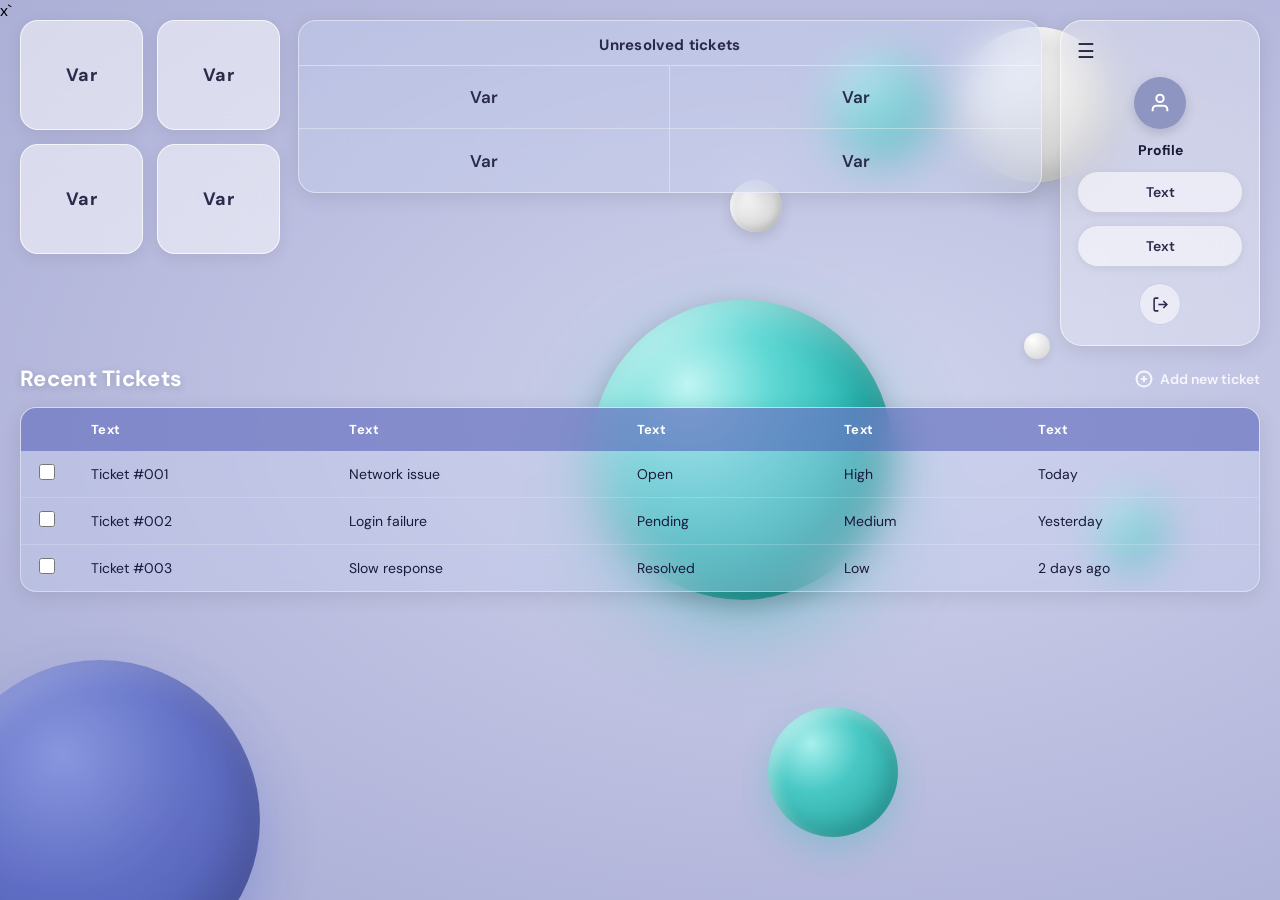
<file: Admin dashboard/dashboard.html>
<!DOCTYPE html>
<html lang="en">
<head>
  <meta charset="utf-8"/>
  <meta name="viewport" content="width=device-width, initial-scale=1"/>
  <title>Dashboard – Admin</title>
  <link href="https://fonts.googleapis.com/css2?family=DM+Sans:wght@400;500;600;700&display=swap" rel="stylesheet"/>
  <link rel="stylesheet" href="dashboard.css"/>
</head>
<body>

  <!-- ── Orb background ── -->
  <div class="orb-scene">x`
    <div class="orb o-center"></div>
    <div class="orb o-wh-lg"></div>
    <div class="orb o-teal-md"></div>
    <div class="orb o-wh-sm"></div>
    <div class="orb o-teal-sm"></div>
    <div class="orb o-teal-bot"></div>
    <div class="orb o-tiny"></div>
    <div class="orb o-blue-big"></div>
  </div>

  <!-- ── Page layout ── -->
  <div class="layout">

    <!-- Top row -->
    <div class="top-row">

      <!-- 4 Stat cards -->
      <div class="stat-cards">
        <div class="stat-card">Var</div>
        <div class="stat-card">Var</div>
        <div class="stat-card">Var</div>
        <div class="stat-card">Var</div>
      </div>

      <!-- Unresolved tickets panel -->
      <div class="unresolved-panel">
        <div class="panel-title">Unresolved tickets</div>
        <div class="unresolved-grid">
          <div class="u-cell">Var</div>
          <div class="u-cell">Var</div>
          <div class="u-cell">Var</div>
          <div class="u-cell">Var</div>
        </div>
      </div>

      <!-- Profile card -->
      <div class="profile-card">
        <button class="prof-ham" aria-label="Menu">&#9776;</button>

        <div class="prof-avatar">
          <svg width="22" height="22" viewBox="0 0 24 24"
               fill="none" stroke="#fff" stroke-width="2.2">
            <path d="M20 21v-2a4 4 0 00-4-4H8a4 4 0 00-4 4v2"/>
            <circle cx="12" cy="7" r="4"/>
          </svg>
        </div>

        <div class="prof-name">Profile</div>

        <button class="prof-btn">Text</button>
        <button class="prof-btn">Text</button>

        <button class="prof-logout"
                onclick="window.location='login-admin.html'"
                aria-label="Log out">
          <svg width="17" height="17" viewBox="0 0 24 24"
               fill="none" stroke="#2a2a4a" stroke-width="2.2">
            <path d="M9 21H5a2 2 0 01-2-2V5a2 2 0 012-2h4"/>
            <polyline points="16 17 21 12 16 7"/>
            <line x1="21" y1="12" x2="9" y2="12"/>
          </svg>
        </button>
      </div>

    </div><!-- /top-row -->

    <!-- Bottom — Recent Tickets -->
    <div class="bottom-section">

      <div class="section-row">
        <span class="section-title">Recent Tickets</span>
        <button class="add-btn" onclick="addTicket()">
          <svg width="18" height="18" viewBox="0 0 24 24"
               fill="none" stroke="currentColor" stroke-width="2.5">
            <circle cx="12" cy="12" r="10"/>
            <line x1="12" y1="8"  x2="12" y2="16"/>
            <line x1="8"  y1="12" x2="16" y2="12"/>
          </svg>
          Add new ticket
        </button>
      </div>

      <div class="tickets-panel">
        <table>
          <thead>
            <tr>
              <th></th>
              <th>Text</th>
              <th>Text</th>
              <th>Text</th>
              <th>Text</th>
              <th>Text</th>
            </tr>
          </thead>
          <tbody id="ticket-body">
            <tr>
              <td><input type="checkbox"/></td>
              <td>Ticket #001</td>
              <td>Network issue</td>
              <td>Open</td>
              <td>High</td>
              <td>Today</td>
            </tr>
            <tr>
              <td><input type="checkbox"/></td>
              <td>Ticket #002</td>
              <td>Login failure</td>
              <td>Pending</td>
              <td>Medium</td>
              <td>Yesterday</td>
            </tr>
            <tr>
              <td><input type="checkbox"/></td>
              <td>Ticket #003</td>
              <td>Slow response</td>
              <td>Resolved</td>
              <td>Low</td>
              <td>2 days ago</td>
            </tr>
          </tbody>
        </table>
      </div>

    </div><!-- /bottom-section -->

  </div><!-- /layout -->

  <script>
    let ticketCount = 3;

    function addTicket() {
      ticketCount++;
      const tbody = document.getElementById('ticket-body');
      const row   = document.createElement('tr');
      row.style.animation = 'fade-up 0.4s cubic-bezier(0.22,1,0.36,1) both';
      row.innerHTML = `
        <td><input type="checkbox"/></td>
        <td>Ticket #00${ticketCount}</td>
        <td>New issue</td>
        <td>Open</td>
        <td>Medium</td>
        <td>Just now</td>
      `;
      tbody.appendChild(row);
    }
  </script>

</body>
</html>
</file>
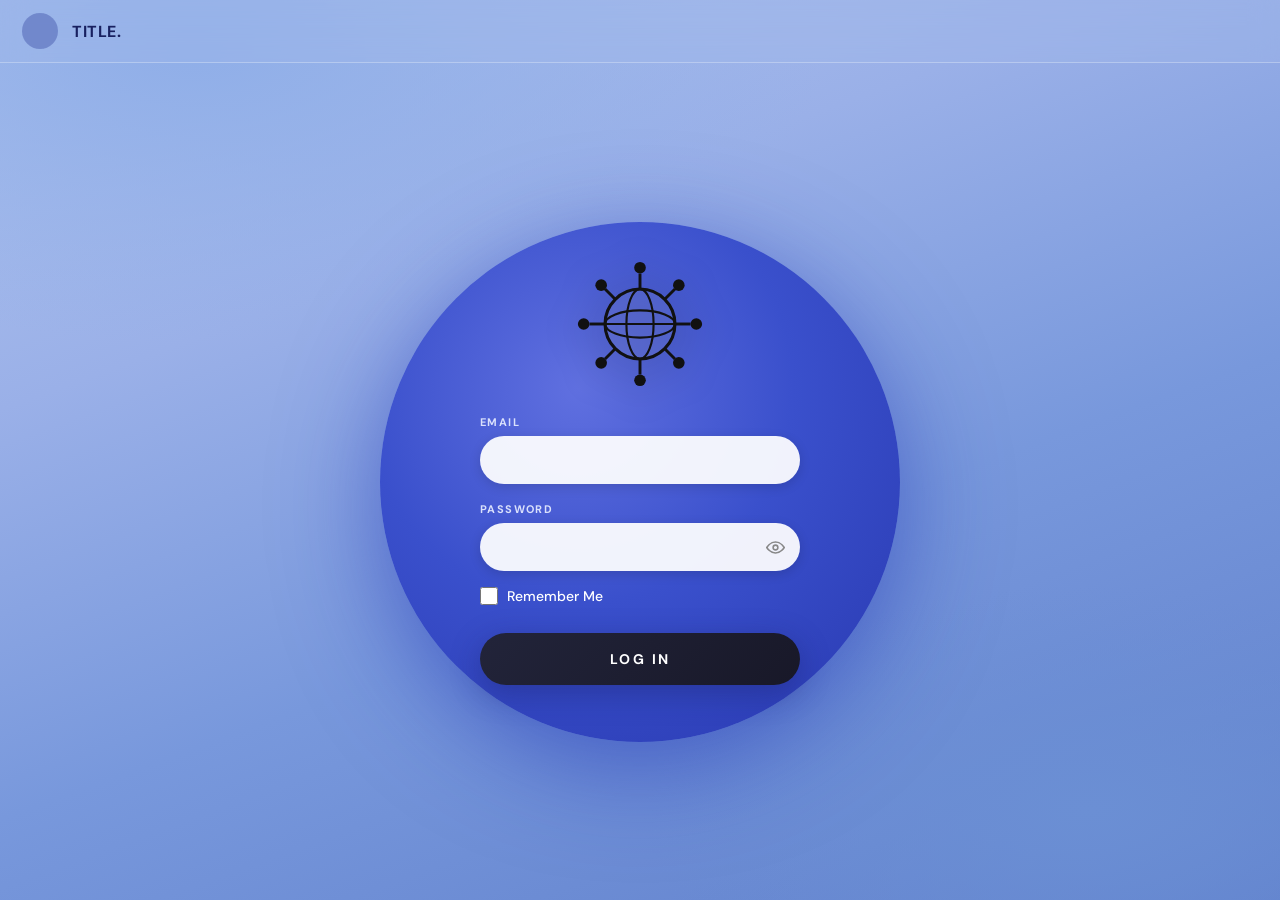
<file: Admin login/admin.html>
<!DOCTYPE html>
<html lang="en">
<head>
    <meta charset="UTF-8">
    <meta name="viewport" content="width=device-width, initial-scale=1.0">
    <title>Admin Login</title>
    <link href="https://fonts.googleapis.com/css2?family=DM+Sans:wght@400;500;600;700&display=swap" rel="stylesheet"/>
    <link rel="stylesheet" href="admin.css">
</head>
<body>

  <!-- Blue gradient background -->
  <div class="bg"></div>

  <!-- Top bar -->
  <header class="topbar">
    <div class="topbar-avatar">
      <svg width="18" height="18" viewBox="0 0 24 24" fill="none" stroke="#fff" stroke-width="2.2">
      </svg>
    </div>
    <span class="topbar-title">Title.</span>
  </header>

  <!-- Main page -->
  <main class="page">
    <div class="card">

      <!-- Centered blue circle (sits behind globe + form via z-index) -->
      <div class="big-circle"></div>

      <!-- Globe / gear icon -->
      <div class="globe-wrap">
        <svg width="132" height="132" viewBox="0 0 136 136" fill="none" xmlns="http://www.w3.org/2000/svg">
          <!-- 8 anchor dots -->
          <circle cx="68"  cy="10"  r="6" fill="#111"/>
          <circle cx="68"  cy="126" r="6" fill="#111"/>
          <circle cx="10"  cy="68"  r="6" fill="#111"/>
          <circle cx="126" cy="68"  r="6" fill="#111"/>
          <circle cx="28"  cy="28"  r="6" fill="#111"/>
          <circle cx="108" cy="28"  r="6" fill="#111"/>
          <circle cx="28"  cy="108" r="6" fill="#111"/>
          <circle cx="108" cy="108" r="6" fill="#111"/>
          <!-- spokes -->
          <line x1="68"  y1="16"  x2="68"  y2="32"  stroke="#111" stroke-width="3"/>
          <line x1="68"  y1="120" x2="68"  y2="104" stroke="#111" stroke-width="3"/>
          <line x1="16"  y1="68"  x2="32"  y2="68"  stroke="#111" stroke-width="3"/>
          <line x1="120" y1="68"  x2="104" y2="68"  stroke="#111" stroke-width="3"/>
          <line x1="32"  y1="32"  x2="43"  y2="43"  stroke="#111" stroke-width="3"/>
          <line x1="104" y1="32"  x2="93"  y2="43"  stroke="#111" stroke-width="3"/>
          <line x1="32"  y1="104" x2="43"  y2="93"  stroke="#111" stroke-width="3"/>
          <line x1="104" y1="104" x2="93"  y2="93"  stroke="#111" stroke-width="3"/>
          <!-- outer ring -->
          <circle cx="68" cy="68" r="36" stroke="#111" stroke-width="3.2" fill="rgba(255,255,255,0.06)"/>
          <!-- globe lines -->
          <ellipse cx="68" cy="68" rx="36" ry="14" stroke="#111" stroke-width="2.2" fill="none"/>
          <ellipse cx="68" cy="68" rx="14" ry="36" stroke="#111" stroke-width="2.2" fill="none"/>
          <line x1="32" y1="68" x2="104" y2="68" stroke="#111" stroke-width="2.2"/>
        </svg>
      </div>

      <!-- Login form -->
      <div class="form-box">

        <div class="field-label">Email</div>
        <div class="input-wrap">
          <input type="text" id="email" autocomplete="email"/>
        </div>

        <div class="field-label">Password</div>
        <div class="input-wrap">
          <input type="password" id="password" autocomplete="current-password"/>
          <button class="eye-btn" onclick="togglePw()" aria-label="Toggle password visibility">
            <svg id="eye-icon" width="19" height="19" viewBox="0 0 24 24"
                 fill="none" stroke="currentColor" stroke-width="2">
              <path d="M1 12S5 5 12 5s11 7 11 7-4 7-11 7S1 12 1 12z"/>
              <circle cx="12" cy="12" r="3"/>
            </svg>
          </button>
        </div>

        <div class="remember-row">
          <input type="checkbox" id="remember"/>
          <span>Remember Me</span>
        </div>

        <button class="btn-login" onclick="window.location='dashboard-admin.html'">
          Log In
        </button>

      </div>
    </div>
  </main>

  <script>
    function togglePw() {
      const inp  = document.getElementById('password');
      const icon = document.getElementById('eye-icon');
      if (inp.type === 'password') {
        inp.type = 'text';
        icon.innerHTML =
          `<path d="M17.94 17.94A10.07 10.07 0 0112 20c-7 0-11-8-11-8
            a18.45 18.45 0 015.06-5.94M9.9 4.24A9.12 9.12 0 0112 4
            c7 0 11 8 11 8a18.5 18.5 0 01-2.16 3.19"/>
           <line x1="1" y1="1" x2="23" y2="23"/>`;
      } else {
        inp.type = 'password';
        icon.innerHTML =
          `<path d="M1 12S5 5 12 5s11 7 11 7-4 7-11 7S1 12 1 12z"/>
           <circle cx="12" cy="12" r="3"/>`;
      }
    }
  </script>

</body>
</html>
</body>
</html>
</file>
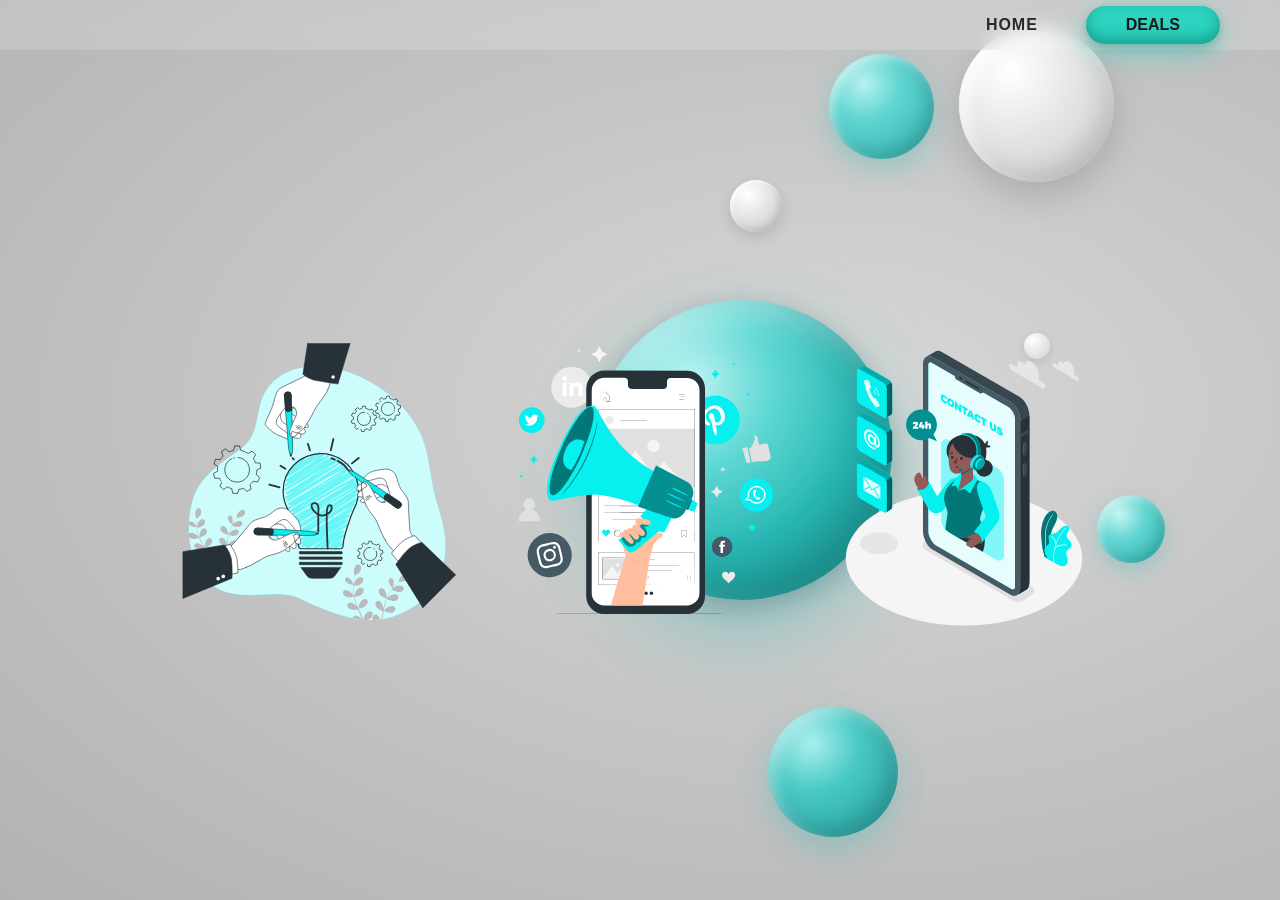
<file: Deals/deals.html>
<!DOCTYPE html>
<html lang="en">
<head>
    <meta charset="UTF-8">
    <meta name="viewport" content="width=device-width, initial-scale=1.0">
    <title>Deals</title>
    <link rel="stylesheet" href="deals.css">
</head>
<body>

     <nav>
        <span class="nav-home">HOME</span>
        <span class="nav-deals">DEALS</span>
    </nav>

    <div class="orb-scene">
  <div class="orb o-center"></div>
  <div class="orb o-wh-lg"></div>
  <div class="orb o-teal-md"></div>
  <div class="orb o-wh-sm"></div>
  <div class="orb o-teal-sm"></div>
  <div class="orb o-teal-bot"></div>
  <div class="orb o-tiny"></div>
</div>

  <div class="cards-container">

    <!-- Card 1 -->
    <div class="flip-card">
                <div class="flip-card-inner">
                    <div class="flip-card-front">
                        <img src="../Assets/deal1.svg" alt="deal1" style="width:300px;height:300px;">
                    </div>
                    <div class="flip-card-back">
                        <h1>LONER PACKAGE</h1>
                        <p>Lorem, ipsum dolor sit amet consectetur adipisicing elit. Reprehenderit perferendis nihil porro rem suscipit, quaerat nam voluptas aperiam maxime, fugit earum. Consequuntur quisquam nihil dolore vel alias, dicta dignissimos id.</p>
                        <br>
                        <p><strong>$100</strong></p>
                    </div>
                </div>
            </div>


    <!-- Card 2 -->
    <div class="flip-card">
                <div class="flip-card-inner">
                    <div class="flip-card-front">
                        <img src="../Assets/deal2.svg" alt="deal2" style="width:300px;height:300px;">
                    </div>
                    <div class="flip-card-back">
                        <h1>FAMILY PACKAGE</h1>
                        <p>Lorem ipsum dolor sit amet, consectetur adipisicing elit. Corporis mollitia harum libero pariatur id doloribus autem dignissimos architecto odit voluptate, sunt quasi aliquam adipisci, ratione minus optio, temporibus omnis eligendi!</p>
                        <br>
                        <p><strong>$100</strong></p>
                    </div>
                </div>
            </div>

    <!-- Card 3 -->
    <div class="flip-card">
                <div class="flip-card-inner">
                    <div class="flip-card-front">
                        <img src="../Assets/deal3.svg" alt="deal3" style="width:300px;height:300px;">
                    </div>
                    <div class="flip-card-back">
                        <h1>ALL IN PACKAGE</h1>
                        <p>Lorem ipsum, dolor sit amet consectetur adipisicing elit. Iste veritatis inventore excepturi. Atque architecto consectetur autem repellendus vero, ipsam voluptatem hic expedita. Architecto minus doloribus possimus. Itaque adipisci cupiditate ullam?</p>
                        <br>
                        <p><strong>$100</strong></p>
                    </div>
                </div>
            </div>

  </div>

</body>
</html>
</file>
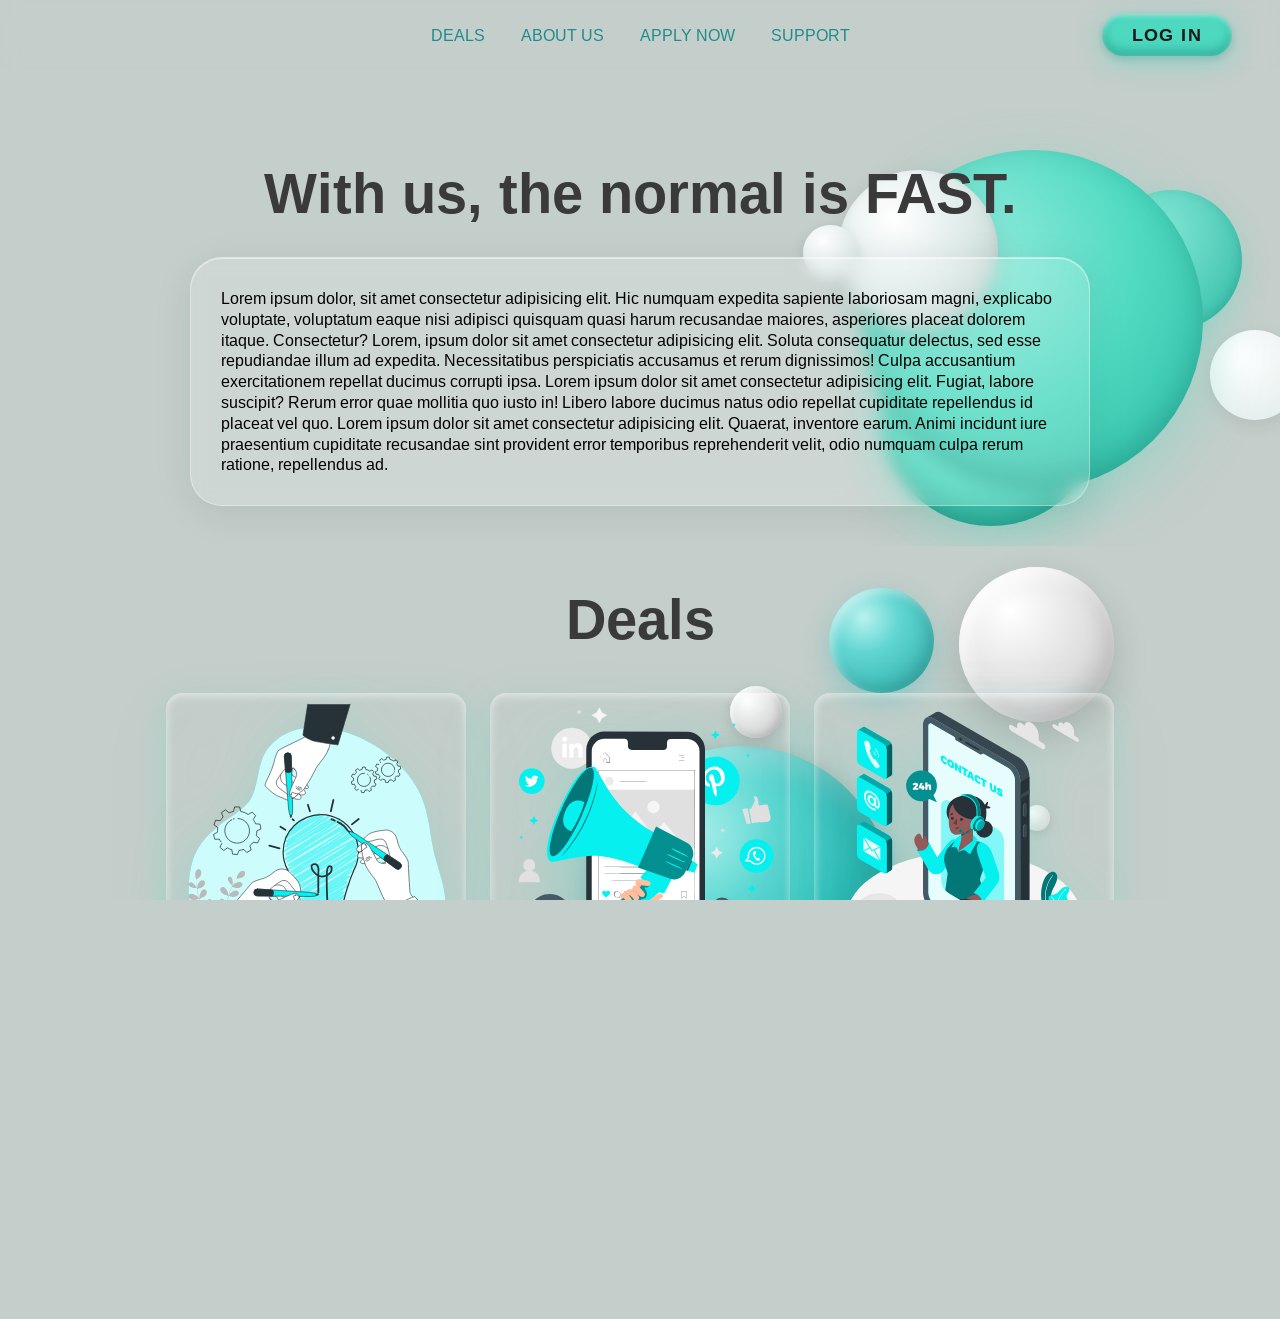
<file: Home/home.html>
<!DOCTYPE html>
<html lang="en">
<head>
    <meta charset="UTF-8">
    <meta name="viewport" content="width=device-width, initial-scale=1.0">
    <title>Home</title>
    <link rel="stylesheet" href="home.css">
    <link href="https://fonts.googleapis.com/css2?family=Arimo:wght@400;500;600;700&display=swap" rel="stylesheet">
</head>
<body>

    <nav class="navbar" id="navbar">
        <ul class="nav-links">
            <li><a href="#deals">DEALS</a></li>
            <li><a href="#">ABOUT US</a></li>
            <li><a href="#">APPLY NOW</a></li>
            <li><a href="#">SUPPORT</a></li>
        </ul>
        <button class="btn-login">LOG IN</button>
    </nav>

    <!-- ── HERO SECTION ── -->
    <section class="hero">
        <div class="orb orb-1"></div>
        <div class="orb orb-2"></div>
        <div class="orb orb-3"></div>
        <div class="orb orb-4"></div>
        <div class="orb orb-5"></div>
        <div class="orb orb-6"></div>

        <h1 class="hero-heading" id="hero-heading">With us, the normal is FAST.</h1>
        <div class="hero-card">
            <p> Lorem ipsum dolor, sit amet consectetur adipisicing elit. Hic numquam expedita sapiente laboriosam magni, explicabo voluptate, voluptatum eaque nisi adipisci quisquam quasi harum recusandae maiores, asperiores placeat dolorem itaque. Consectetur? Lorem, ipsum dolor sit amet consectetur adipisicing elit. Soluta consequatur delectus, sed esse repudiandae illum ad expedita. Necessitatibus perspiciatis accusamus et rerum dignissimos! Culpa accusantium exercitationem repellat ducimus corrupti ipsa. Lorem ipsum dolor sit amet consectetur adipisicing elit. Fugiat, labore suscipit? Rerum error quae mollitia quo iusto in! Libero labore ducimus natus odio repellat cupiditate repellendus id placeat vel quo. Lorem ipsum dolor sit amet consectetur adipisicing elit. Quaerat, inventore earum. Animi incidunt iure praesentium cupiditate recusandae sint provident error temporibus reprehenderit velit, odio numquam culpa rerum ratione, repellendus ad.</p>
        </div>
    </section>

    <!-- ── DEALS SECTION ── -->
<section class="deals-section" id="deals">

    <!-- Orb scene carried over from deals page -->
    <div class="deals-orb-scene">
        <div class="d-orb o-center"></div>
        <div class="d-orb o-wh-lg"></div>
        <div class="d-orb o-teal-md"></div>
        <div class="d-orb o-wh-sm"></div>
        <div class="d-orb o-teal-sm"></div>
        <div class="d-orb o-teal-bot"></div>
        <div class="d-orb o-tiny"></div>
    </div>

    <h2 class="deals-heading">Deals</h2>
    <div class="cards-container">

        <!-- Card 1 -->
        <div class="flip-card">
            <div class="flip-card-inner">
                <div class="flip-card-front">
                    <img src="../Assets/deal1.svg" alt="deal1" style="width:300px;height:300px;">
                </div>
                <div class="flip-card-back">
                    <h1>LONER PACKAGE</h1>
                    <p>Lorem, ipsum dolor sit amet consectetur adipisicing elit. Reprehenderit perferendis nihil porro rem suscipit, quaerat nam voluptas aperiam maxime, fugit earum.</p>
                    <p><strong>$100</strong></p>
                    <button class="card-btn">BUY NOW</button>  <!-- Added button -->
                </div>
            </div>
        </div>

        <!-- Card 2 -->
        <div class="flip-card">
            <div class="flip-card-inner">
                <div class="flip-card-front">
                    <img src="../Assets/deal2.svg" alt="deal2" style="width:300px;height:300px;">
                </div>
                <div class="flip-card-back">
                    <h1>FAMILY PACKAGE</h1>
                    <p>Lorem ipsum dolor sit amet, consectetur adipisicing elit. Corporis mollitia harum libero pariatur id doloribus autem dignissimos architecto odit voluptate.</p>
                    <p><strong>$100</strong></p>
                    <button class="card-btn">BUY NOW</button> 
                </div>
            </div>
        </div>

        <!-- Card 3 -->
        <div class="flip-card">
            <div class="flip-card-inner">
                <div class="flip-card-front">
                    <img src="../Assets/deal3.svg" alt="deal3" style="width:300px;height:300px;">
                </div>
                <div class="flip-card-back">
                    <h1>ALL IN PACKAGE</h1>
                    <p>Lorem ipsum, dolor sit amet consectetur adipisicing elit. Iste veritatis inventore excepturi. Atque architecto consectetur autem repellendus vero, ipsam voluptatem hic expedita.</p>
                    <p><strong>$100</strong></p>
                    <button class="card-btn">BUY NOW</button>  
                </div>
            </div>
        </div>

    </div>
</section>

    <!-- ── FOOTER ── -->
    <footer class="footer">
    <div class="footer-links">
        <a href="#">Copyright 2026</a>
    </div>
    <div class="footer-socials">  <!-- This div was missing in your code -->
        <a href="#" class="social-icon">
            <img src="../Assets/fb.png" alt="Facebook Icon" class="footer-icon">
        </a>
        <a href="#" class="social-icon">
            <img src="../Assets/ig.png" alt="Instagram" class="footer-icon">
        </a>
        <a href="#" class="social-icon">
            <img src="../Assets/call.png" alt="Contact us" class="footer-icon">
        </a>
    </div>
</footer>

</body>
</html>
</file>
<file: Admin dashboard/dashboard.css>
/* ─────────────────────────────────────────
   DASHBOARD ADMIN — stylesheet
   ───────────────────────────────────────── */

*, *::before, *::after {
  box-sizing: border-box;
  margin: 0;
  padding: 0;
}

body {
  font-family: 'DM Sans', sans-serif;
  min-height: 100vh;
  overflow-x: hidden;
  background: #c8cce8;
}

/* ═══════════════════════════════════════
   ORB BACKGROUND
═══════════════════════════════════════ */

.orb-scene {
  position: fixed;
  inset: 0;
  z-index: 0;
  background: radial-gradient(ellipse at 65% 45%,
    #d0d4ec 0%, #bcbfe0 50%, #a8acd4 100%);
}

.orb {
  position: absolute;
  border-radius: 50%;
  pointer-events: none;
}

/* Large teal centre orb */
.o-center {
  width: 300px;
  height: 300px;
  top: 50%;
  left: 58%;
  transform: translate(-50%, -50%);
  background: radial-gradient(circle at 32% 28%,
    #c0f5f3 0%, #60d8d4 28%, #28b8b4 58%, #189896 100%);
  box-shadow:
    inset -22px -22px 44px rgba(0,0,0,0.18),
    inset 16px 16px 32px rgba(255,255,255,0.42),
    0 32px 80px rgba(40,184,180,0.38),
    0 8px 24px rgba(0,0,0,0.22);
  animation: f-center 6s ease-in-out infinite;
}

/* Large white — top right */
.o-wh-lg {
  width: 155px;
  height: 155px;
  top: 3%;
  right: 13%;
  background: radial-gradient(circle at 33% 28%,
    #ffffff 0%, #e4e4e4 45%, #c4c4c4 100%);
  box-shadow:
    inset -10px -10px 20px rgba(0,0,0,0.1),
    inset 8px 8px 16px rgba(255,255,255,0.85),
    0 14px 36px rgba(0,0,0,0.15);
  animation: f-a 7s ease-in-out infinite;
}

/* Medium teal — top right area */
.o-teal-md {
  width: 105px;
  height: 105px;
  top: 6%;
  right: 27%;
  background: radial-gradient(circle at 33% 28%,
    #b8f2ef 0%, #60d5d1 35%, #28aaa6 100%);
  box-shadow:
    inset -7px -7px 14px rgba(0,0,0,0.12),
    inset 5px 5px 10px rgba(255,255,255,0.5),
    0 10px 28px rgba(40,184,180,0.32);
  animation: f-b 5.5s ease-in-out infinite;
}

/* Small white — mid top */
.o-wh-sm {
  width: 52px;
  height: 52px;
  top: 20%;
  left: 57%;
  background: radial-gradient(circle at 33% 28%,
    #fff 0%, #dedede 55%, #c0c0c0 100%);
  box-shadow:
    inset -3px -3px 6px rgba(0,0,0,0.1),
    inset 2px 2px 4px rgba(255,255,255,0.9),
    0 5px 14px rgba(0,0,0,0.12);
  animation: f-c 4s ease-in-out infinite;
}

/* Small teal — right mid */
.o-teal-sm {
  width: 68px;
  height: 68px;
  top: 55%;
  right: 9%;
  background: radial-gradient(circle at 33% 28%,
    #c4f5f3 0%, #60d5d1 40%, #28aaa6 100%);
  box-shadow:
    inset -5px -5px 10px rgba(0,0,0,0.1),
    inset 4px 4px 8px rgba(255,255,255,0.5),
    0 8px 20px rgba(40,184,180,0.28);
  animation: f-d 5s ease-in-out infinite;
}

/* Medium teal — bottom */
.o-teal-bot {
  width: 130px;
  height: 130px;
  bottom: 7%;
  left: 60%;
  background: radial-gradient(circle at 33% 28%,
    #a8f0ed 0%, #48c8c4 38%, #209896 100%);
  box-shadow:
    inset -9px -9px 18px rgba(0,0,0,0.12),
    inset 7px 7px 14px rgba(255,255,255,0.42),
    0 12px 32px rgba(40,184,180,0.3);
  animation: f-e 8s ease-in-out infinite;
}

/* Tiny white dot */
.o-tiny {
  width: 26px;
  height: 26px;
  top: 37%;
  right: 18%;
  background: radial-gradient(circle at 33% 28%, #fff 0%, #d0d0d0 100%);
  box-shadow: 0 3px 10px rgba(0,0,0,0.1);
  animation: f-f 3.5s ease-in-out infinite;
}

/* Large blue — bottom left */
.o-blue-big {
  width: 320px;
  height: 320px;
  bottom: -80px;
  left: -60px;
  background: radial-gradient(circle at 38% 30%,
    #8090e0 0%, #5060c0 45%, #3040a0 100%);
  box-shadow:
    inset -18px -18px 36px rgba(0,0,0,0.18),
    inset 14px 14px 28px rgba(255,255,255,0.22),
    0 24px 60px rgba(60,80,200,0.35);
  opacity: 0.82;
  animation: f-e 9s ease-in-out infinite;
}

/* Orb float keyframes */
@keyframes f-center {
  0%, 100% { transform: translate(-50%, -50%) translateY(0); }
  50%       { transform: translate(-50%, -50%) translateY(-16px); }
}
@keyframes f-a { 0%, 100% { transform: translateY(0); }  50% { transform: translateY(-11px); } }
@keyframes f-b { 0%, 100% { transform: translateY(0); }  50% { transform: translateY(9px);   } }
@keyframes f-c { 0%, 100% { transform: translateY(0); }  50% { transform: translateY(-7px);  } }
@keyframes f-d { 0%, 100% { transform: translateY(0); }  50% { transform: translateY(10px);  } }
@keyframes f-e { 0%, 100% { transform: translateY(0); }  50% { transform: translateY(-12px); } }
@keyframes f-f { 0%, 100% { transform: translateY(0); }  50% { transform: translateY(5px);   } }


/* ═══════════════════════════════════════
   LAYOUT
═══════════════════════════════════════ */

.layout {
  position: relative;
  z-index: 1;
  min-height: 100vh;
  padding: 20px;
  display: flex;
  flex-direction: column;
  gap: 18px;
}

/* ─── Top row: cards | unresolved | profile ─── */
.top-row {
  display: grid;
  grid-template-columns: auto 1fr auto;
  gap: 18px;
  align-items: start;
  
}


/* ═══════════════════════════════════════
   STAT CARDS (2 × 2 grid)
═══════════════════════════════════════ */

.stat-cards {
  display: grid;
  grid-template-columns: 1fr 1fr;
  grid-template-rows: 1fr 1fr;
  gap: 14px;
  width: 260px;
  animation: fade-up 0.6s 0.15s cubic-bezier(0.22, 1, 0.36, 1) both;
}

.stat-card {
  background: rgba(255, 255, 255, 0.52);
  backdrop-filter: blur(16px);
  -webkit-backdrop-filter: blur(16px);
  border: 1px solid rgba(255, 255, 255, 0.7);
  border-radius: 18px;
  display: flex;
  align-items: center;
  justify-content: center;
  height: 110px;
  font-size: 18px;
  font-weight: 700;
  color: #2a2a4a;
  box-shadow: 0 4px 16px rgba(0, 0, 0, 0.08);
  cursor: pointer;
  transition: transform 0.2s, box-shadow 0.2s, background 0.2s;
  letter-spacing: 0.2px;
}

.stat-card:hover {
  transform: translateY(-3px);
  box-shadow: 0 10px 28px rgba(0, 0, 0, 0.13);
  background: rgba(255, 255, 255, 0.72);
}


/* ═══════════════════════════════════════
   UNRESOLVED TICKETS PANEL
═══════════════════════════════════════ */

.unresolved-panel {
  background: rgba(200, 210, 240, 0.38);
  backdrop-filter: blur(20px);
  -webkit-backdrop-filter: blur(20px);
  border: 1px solid rgba(255, 255, 255, 0.45);
  border-radius: 18px;
  overflow: hidden;
  box-shadow: 0 4px 20px rgba(0, 0, 0, 0.1);
  animation: fade-up 0.6s 0.22s cubic-bezier(0.22, 1, 0.36, 1) both;
}

.panel-title {
  text-align: center;
  font-size: 15px;
  font-weight: 700;
  color: #2a2a4a;
  padding: 14px 20px 10px;
  border-bottom: 1px solid rgba(255, 255, 255, 0.4);
  letter-spacing: 0.3px;
}

.unresolved-grid {
  display: grid;
  grid-template-columns: 1fr 1fr;
  grid-template-rows: 1fr 1fr;
}

.u-cell {
  padding: 20px;
  border-right: 1px solid rgba(255, 255, 255, 0.35);
  border-bottom: 1px solid rgba(255, 255, 255, 0.35);
  display: flex;
  align-items: center;
  justify-content: center;
  font-size: 17px;
  font-weight: 600;
  color: #2a2a4a;
}

.u-cell:nth-child(2),
.u-cell:nth-child(4) { border-right: none; }

.u-cell:nth-child(3),
.u-cell:nth-child(4) { border-bottom: none; }


/* ═══════════════════════════════════════
   PROFILE CARD
═══════════════════════════════════════ */

.profile-card {
  width: 200px;
  flex-shrink: 0;
  background: rgba(255, 255, 255, 0.28);
  backdrop-filter: blur(20px);
  -webkit-backdrop-filter: blur(20px);
  border: 1px solid rgba(255, 255, 255, 0.55);
  border-radius: 22px;
  padding: 20px 16px;
  display: flex;
  flex-direction: column;
  align-items: center;
  gap: 12px;
  box-shadow: 0 4px 20px rgba(0, 0, 0, 0.1);
  animation: fade-up 0.6s 0.28s cubic-bezier(0.22, 1, 0.36, 1) both;
}

.prof-ham {
  align-self: flex-start;
  background: none;
  border: none;
  cursor: pointer;
  font-size: 20px;
  color: #2a2a4a;
  line-height: 1;
  margin-bottom: 4px;
}

.prof-avatar {
  width: 52px;
  height: 52px;
  border-radius: 50%;
  background: rgba(90, 100, 160, 0.55);
  display: flex;
  align-items: center;
  justify-content: center;
  box-shadow: 0 4px 12px rgba(0, 0, 0, 0.15);
}

.prof-name {
  font-size: 14px;
  font-weight: 700;
  color: #1a1a38;
  text-align: center;
}

.prof-btn {
  width: 100%;
  height: 42px;
  background: rgba(255, 255, 255, 0.55);
  border: 1px solid rgba(180, 180, 200, 0.55);
  border-radius: 100px;
  font-family: 'DM Sans', sans-serif;
  font-size: 14px;
  font-weight: 600;
  color: #2a2a4a;
  cursor: pointer;
  transition: background 0.2s, transform 0.15s;
  box-shadow: 0 2px 8px rgba(0, 0, 0, 0.07);
}

.prof-btn:hover {
  background: rgba(255, 255, 255, 0.82);
  transform: translateY(-1px);
}

.prof-logout {
  display: flex;
  align-items: center;
  justify-content: center;
  gap: 7px;
  width: 42px;
  height: 42px;
  background: rgba(255, 255, 255, 0.5);
  border: 1px solid rgba(180, 180, 200, 0.5);
  border-radius: 50%;
  cursor: pointer;
  transition: background 0.2s;
  margin-top: 4px;
}

.prof-logout:hover {
  background: rgba(255, 255, 255, 0.8);
}


/* ═══════════════════════════════════════
   BOTTOM — RECENT TICKETS
═══════════════════════════════════════ */

.bottom-section {
  display: flex;
  flex-direction: column;
  gap: 14px;
  animation: fade-up 0.6s 0.38s cubic-bezier(0.22, 1, 0.36, 1) both;
}

.section-row {
  display: flex;
  align-items: center;
  justify-content: space-between;
}

.section-title {
  font-size: 22px;
  font-weight: 700;
  color: #ffffff;
  letter-spacing: 0.3px;
  text-shadow: 0 2px 8px rgba(0, 0, 0, 0.18);
}

.add-btn {
  display: flex;
  align-items: center;
  gap: 7px;
  background: none;
  border: none;
  cursor: pointer;
  font-family: 'DM Sans', sans-serif;
  font-size: 14px;
  font-weight: 600;
  color: #ffffff;
  opacity: 0.85;
  transition: opacity 0.2s;
}

.add-btn:hover {
  opacity: 1;
}

/* ── Tickets table panel ── */
.tickets-panel {
  background: rgba(200, 210, 240, 0.35);
  backdrop-filter: blur(20px);
  -webkit-backdrop-filter: blur(20px);
  border: 1px solid rgba(255, 255, 255, 0.4);
  border-radius: 16px;
  overflow: hidden;
  box-shadow: 0 4px 20px rgba(0, 0, 0, 0.1);
}

table {
  width: 100%;
  border-collapse: collapse;
}

thead tr {
  background: rgba(80, 90, 180, 0.55);
}

th {
  padding: 13px 18px;
  font-size: 13px;
  font-weight: 700;
  color: #ffffff;
  text-align: left;
  letter-spacing: 0.4px;
  white-space: nowrap;
}

th:first-child {
  width: 44px;
}

tbody tr {
  border-bottom: 1px solid rgba(255, 255, 255, 0.18);
  transition: background 0.15s;
}

tbody tr:last-child {
  border-bottom: none;
}

tbody tr:hover {
  background: rgba(255, 255, 255, 0.12);
}

td {
  padding: 13px 18px;
  font-size: 14px;
  font-weight: 400;
  color: #1a1a3a;
}

td:first-child {
  width: 44px;
}

input[type="checkbox"] {
  width: 16px;
  height: 16px;
  accent-color: #5560c0;
  cursor: pointer;
}

/* ═══════════════════════════════════════
   SHARED ANIMATION
═══════════════════════════════════════ */

@keyframes fade-up {
  from {
    opacity: 0;
    transform: translateY(18px);
  }
  to {
    opacity: 1;
    transform: translateY(0);
  }
}
</file>
<file: Admin login/admin.css>
/* ─────────────────────────────────────────
   LOGIN ADMIN — stylesheet
   ───────────────────────────────────────── */

*, *::before, *::after {
  box-sizing: border-box;
  margin: 0;
  padding: 0;
}

body {
  font-family: 'DM Sans', sans-serif;
  height: 100vh;
  display: flex;
  flex-direction: column;
  overflow: hidden;
}

/* ── Background gradient ── */
.bg {
  position: fixed;
  inset: 0;
  z-index: 0;
  background:
    radial-gradient(ellipse 90% 60% at 15% 5%,  #8faee8 0%, transparent 55%),
    radial-gradient(ellipse 70% 50% at 85% 90%, #6b8fd4 0%, transparent 50%),
    linear-gradient(160deg, #b0c4ee 0%, #9ab0e8 30%, #7898dc 60%, #6080cc 100%);
}

/* ── Top bar ── */
.topbar {
  position: relative;
  z-index: 20;
  display: flex;
  align-items: center;
  gap: 14px;
  padding: 13px 22px;
  background: rgba(160, 185, 235, 0.38);
  backdrop-filter: blur(14px);
  -webkit-backdrop-filter: blur(14px);
  border-bottom: 1px solid rgba(255, 255, 255, 0.28);
  flex-shrink: 0;
}

.topbar-avatar {
  width: 36px;
  height: 36px;
  border-radius: 50%;
  background: rgba(80, 100, 180, 0.55);
  display: flex;
  align-items: center;
  justify-content: center;
}

.topbar-title {
  font-size: 16px;
  font-weight: 700;
  letter-spacing: 0.6px;
  color: #182060;
  text-transform: uppercase;
}

/* ── Page — fills remaining height, centers everything ── */
.page {
  position: relative;
  z-index: 10;
  flex: 1;
  display: flex;
  align-items: center;
  justify-content: center;
}

/* ── Card wrapper ── */
.card {
  position: relative;
  display: flex;
  flex-direction: column;
  align-items: center;
  /* give enough room for the circle to show above and below */
  padding: 60px 60px 80px;
  animation: fade-up 0.65s 0.1s cubic-bezier(0.22, 1, 0.36, 1) both;
}

/* ── Large blue circle — perfectly centered behind the card ── */
.big-circle {
  position: absolute;
  width: 520px;
  height: 520px;
  border-radius: 50%;
  /* center it exactly on the card */
  top: 50%;
  left: 50%;
  transform: translate(-50%, -50%);
  background: radial-gradient(circle at 38% 32%,
    #6070e0 0%,
    #3a50cc 45%,
    #2838b0 100%
  );
  box-shadow: 0 24px 100px rgba(30, 50, 180, 0.55);
  z-index: 0;
}

/* ── Globe icon ── */
.globe-wrap {
  position: relative;
  z-index: 2;
  margin-bottom: 20px;
  filter: drop-shadow(0 6px 18px rgba(0, 0, 0, 0.3));
  animation: fade-up 0.6s 0.18s cubic-bezier(0.22, 1, 0.36, 1) both;
}

/* ── Form box ── */
.form-box {
  position: relative;
  z-index: 2;
  width: 320px;
  display: flex;
  flex-direction: column;
}

/* ── Field labels ── */
.field-label {
  font-size: 11px;
  font-weight: 700;
  letter-spacing: 1.4px;
  text-transform: uppercase;
  color: rgba(230, 235, 255, 0.92);
  margin-bottom: 7px;
  margin-top: 18px;
}

.field-label:first-child {
  margin-top: 0;
}

/* ── Input wrapper ── */
.input-wrap {
  position: relative;
  display: flex;
  align-items: center;
}

/* ── Text / Password inputs ── */
input[type="text"],
input[type="password"] {
  width: 100%;
  height: 48px;
  padding: 0 46px 0 18px;
  border: none;
  outline: none;
  border-radius: 100px;
  background: rgba(255, 255, 255, 0.93);
  font-family: 'DM Sans', sans-serif;
  font-size: 15px;
  color: #1a1a2e;
  box-shadow: 0 3px 12px rgba(0, 0, 0, 0.14);
  transition: box-shadow 0.2s, background 0.2s;
}

input[type="text"]:focus,
input[type="password"]:focus {
  background: #ffffff;
  box-shadow: 0 0 0 3px rgba(255, 255, 255, 0.6),
              0 6px 20px rgba(0, 0, 0, 0.18);
}

/* ── Eye toggle button ── */
.eye-btn {
  position: absolute;
  right: 15px;
  background: none;
  border: none;
  cursor: pointer;
  color: #888;
  display: flex;
  align-items: center;
  padding: 0;
  transition: color 0.2s;
}

.eye-btn:hover {
  color: #444;
}

/* ── Remember Me row ── */
.remember-row {
  display: flex;
  align-items: center;
  gap: 9px;
  margin-top: 16px;
}

.remember-row input[type="checkbox"] {
  width: 18px;
  height: 18px;
  accent-color: #cc3333;
  cursor: pointer;
  flex-shrink: 0;
}

.remember-row span {
  font-size: 14px;
  font-weight: 500;
  color: #ffffff;
}

/* ── Login button ── */
.btn-login {
  margin-top: 28px;
  height: 52px;
  width: 100%;
  background: linear-gradient(135deg, #22243a 0%, #181828 100%);
  color: #ffffff;
  border: none;
  border-radius: 100px;
  font-family: 'DM Sans', sans-serif;
  font-size: 14px;
  font-weight: 700;
  letter-spacing: 2.5px;
  text-transform: uppercase;
  cursor: pointer;
  box-shadow: 0 8px 30px rgba(20, 30, 100, 0.38);
  transition: transform 0.15s, box-shadow 0.2s, background 0.2s;
}

.btn-login:hover {
  background: linear-gradient(135deg, #32344e 0%, #282840 100%);
  transform: translateY(-2px);
  box-shadow: 0 14px 40px rgba(20, 30, 100, 0.45);
}

.btn-login:active {
  transform: translateY(0);
}

/* ── Animations ── */
@keyframes fade-up {
  from {
    opacity: 0;
    transform: translateY(20px);
  }
  to {
    opacity: 1;
    transform: translateY(0);
  }
}
</file>
<file: Deals/deals.css>
body {
  padding-top: 64px;
  margin: 0;
  min-height: 100vh;
  display: flex;
  align-items: center;
  justify-content: center;
}

* {
  font-family: "Arimo", sans-serif;
  box-sizing: border-box;
  margin: 0;
  padding: 0;
}

nav {
  position: fixed;
  top: 0;
  left: 0;
  width: 100%;
  z-index: 1000;
  display: flex;
  align-items: center;
  justify-content: flex-end;
  gap: 48px;
  padding: 0 60px;
  height: 50px;
  background: rgba(255, 255, 255, 0.18);
  backdrop-filter: blur(10px);
  -webkit-backdrop-filter: blur(10px);
}

/* HOME  */
.nav-home {
  font-size: 1rem;
  font-weight: 700; /* bold */
  color: #2a2a2a;
  letter-spacing: 0.06em;
  cursor: pointer;
  user-select: none;
  text-decoration: none;
  position: relative;
}

.nav-home::after {
  content: "";
  position: absolute;
  bottom: -4px;
  left: -6px;         /* extend beyond text on left */
  right: -6px;        /* extend beyond text on right */
  height: 2.5px;
  background-color: #2a2a2a;
  transform: scaleX(0);
  transform-origin: center;
  transition: transform 0.4s ease;  /* smooth transition — was "o.4s" typo */
}

.nav-home:hover::after {
  transform: scaleX(1);
}

/* DEALS — bold + cyan pill button with deep inner shadow + drop shadow */
.nav-deals {
  font-size: 1rem;
  font-weight: 700; /* bold */
  color: #1a1a1a;
  background: #2dd4c0;
  padding: 10px 40px;
  border-radius: 50px;
  cursor: pointer;
  user-select: none;

  box-shadow:
    0 8px 28px rgba(45, 212, 192, 0.55),
    0 4px 10px rgba(0, 0, 0, 0.18),
    inset 0 -6px 14px rgba(0, 100, 90, 0.45);

  transition:
    box-shadow 0.2s,
    transform 0.15s;
}

.nav-deals:hover {
  transform: translateY(-2px);
  box-shadow:
    0 12px 36px rgba(45, 212, 192, 0.7),
    0 6px 14px rgba(0, 0, 0, 0.2),
    inset 0 3px 6px rgba(255, 255, 255, 0.5);
}

.cards-container {
  display: flex;
  gap: 24px;
  justify-content: center;
  flex-wrap: wrap;
  padding: 40px;
}

.flip-card {
  background-color: transparent;
  width: 300px;
  height: 300px;
  perspective: 1000px;
}

.flip-card-inner {
  position: relative;
  width: 100%;
  height: 100%;
  text-align: center;
  transition: transform 0.8s;
  transform-style: preserve-3d;
}

.flip-card:hover .flip-card-inner {
  transform: rotateY(180deg);
}

.flip-card-front,
.flip-card-back {
  position: absolute;
  width: 100%;
  height: 100%;
  -webkit-backface-visibility: hidden;
  backface-visibility: hidden;
}

.flip-card-back {
  background-color: rgb(41, 235, 241);
  color: black;
  transform: rotateY(180deg);
  display: flex;
  flex-direction: column;
  align-items: center;
  justify-content: center;
  gap: 8px;
}

.orb-scene {
  position: fixed; /* or absolute if inside a relative container */
  inset: 0;
  background: radial-gradient(
    ellipse at 65% 45%,
    #d8d8d8 0%,
    #c4c4c4 50%,
    #b2b2b2 100%
  );
  z-index: 0;
  pointer-events: none;
}

.orb {
  position: absolute;
  border-radius: 50%;
  pointer-events: none;
}

.o-center {
  width: 300px;
  height: 300px;
  top: 50%;
  left: 58%;
  transform: translate(-50%, -50%);
  background: radial-gradient(
    circle at 32% 28%,
    #c0f5f3 0%,
    #60d8d4 28%,
    #28b8b4 58%,
    #189896 100%
  );
  box-shadow:
    inset -22px -22px 44px rgba(0, 0, 0, 0.18),
    inset 16px 16px 32px rgba(255, 255, 255, 0.42),
    0 32px 80px rgba(40, 184, 180, 0.38),
    0 8px 24px rgba(0, 0, 0, 0.22);
  animation: f-center 6s ease-in-out infinite;
}
.o-wh-lg {
  width: 155px;
  height: 155px;
  top: 3%;
  right: 13%;
  background: radial-gradient(
    circle at 33% 28%,
    #ffffff 0%,
    #e4e4e4 45%,
    #c4c4c4 100%
  );
  box-shadow:
    inset -10px -10px 20px rgba(0, 0, 0, 0.1),
    inset 8px 8px 16px rgba(255, 255, 255, 0.85),
    0 14px 36px rgba(0, 0, 0, 0.15);
  animation: f-a 7s ease-in-out infinite;
}
.o-teal-md {
  width: 105px;
  height: 105px;
  top: 6%;
  right: 27%;
  background: radial-gradient(
    circle at 33% 28%,
    #b8f2ef 0%,
    #60d5d1 35%,
    #28aaa6 100%
  );
  box-shadow:
    inset -7px -7px 14px rgba(0, 0, 0, 0.12),
    inset 5px 5px 10px rgba(255, 255, 255, 0.5),
    0 10px 28px rgba(40, 184, 180, 0.32);
  animation: f-b 5.5s ease-in-out infinite;
}
.o-wh-sm {
  width: 52px;
  height: 52px;
  top: 20%;
  left: 57%;
  background: radial-gradient(
    circle at 33% 28%,
    #fff 0%,
    #dedede 55%,
    #c0c0c0 100%
  );
  box-shadow:
    inset -3px -3px 6px rgba(0, 0, 0, 0.1),
    inset 2px 2px 4px rgba(255, 255, 255, 0.9),
    0 5px 14px rgba(0, 0, 0, 0.12);
  animation: f-c 4s ease-in-out infinite;
}
.o-teal-sm {
  width: 68px;
  height: 68px;
  top: 55%;
  right: 9%;
  background: radial-gradient(
    circle at 33% 28%,
    #c4f5f3 0%,
    #60d5d1 40%,
    #28aaa6 100%
  );
  box-shadow:
    inset -5px -5px 10px rgba(0, 0, 0, 0.1),
    inset 4px 4px 8px rgba(255, 255, 255, 0.5),
    0 8px 20px rgba(40, 184, 180, 0.28);
  animation: f-d 5s ease-in-out infinite;
}
.o-teal-bot {
  width: 130px;
  height: 130px;
  bottom: 7%;
  left: 60%;
  background: radial-gradient(
    circle at 33% 28%,
    #a8f0ed 0%,
    #48c8c4 38%,
    #209896 100%
  );
  box-shadow:
    inset -9px -9px 18px rgba(0, 0, 0, 0.12),
    inset 7px 7px 14px rgba(255, 255, 255, 0.42),
    0 12px 32px rgba(40, 184, 180, 0.3);
  animation: f-e 8s ease-in-out infinite;
}
.o-tiny {
  width: 26px;
  height: 26px;
  top: 37%;
  right: 18%;
  background: radial-gradient(circle at 33% 28%, #fff 0%, #d0d0d0 100%);
  box-shadow: 0 3px 10px rgba(0, 0, 0, 0.1);
  animation: f-f 3.5s ease-in-out infinite;
}

@keyframes f-center {
  0%,
  100% {
    transform: translate(-50%, -50%) translateY(0);
  }
  50% {
    transform: translate(-50%, -50%) translateY(-16px);
  }
}
@keyframes f-a {
  0%,
  100% {
    transform: translateY(0);
  }
  50% {
    transform: translateY(-11px);
  }
}
@keyframes f-b {
  0%,
  100% {
    transform: translateY(0);
  }
  50% {
    transform: translateY(9px);
  }
}
@keyframes f-c {
  0%,
  100% {
    transform: translateY(0);
  }
  50% {
    transform: translateY(-7px);
  }
}
@keyframes f-d {
  0%,
  100% {
    transform: translateY(0);
  }
  50% {
    transform: translateY(10px);
  }
}
@keyframes f-e {
  0%,
  100% {
    transform: translateY(0);
  }
  50% {
    transform: translateY(-12px);
  }
}
@keyframes f-f {
  0%,
  100% {
    transform: translateY(0);
  }
  50% {
    transform: translateY(5px);
  }
}
</file>
<file: Home/home.css>
@import url('https://fonts.googleapis.com/css2?family=Arimo:wght@400;500;600;700&display=swap');

/* ── RESET & BASE ── */
*, *::before, *::after {
    box-sizing: border-box;
    margin: 0;
    padding: 0;
}

:root {
    --teal:        #4dd9c0;
    --teal-light:  #8eeadb;
    --teal-dark:   #2ab8a2;
    --white-orb:   #ddeae8;
    --bg:          #c8d0cd;
    --text-dark:   #3a3a3a;
    --text-nav:    darkslategrey;
    --card-bg:     rgba(255, 255, 255, 0.18);
    --page-bg:     #c4ceca;
    --nav-scrolled-bg: rgba(100, 115, 112, 0.9);
}

html, body {
    width: 100%;
    height: 100%;
    overflow-x: hidden;
    font-family: 'Arimo', sans-serif;
    background-color: var(--page-bg);
    min-height: auto;

}

.navbar {
    position: static;
    top: 0;
    left: 0;
    width: 100%;
    z-index: 1000;
    display: flex;
    align-items: center;
    justify-content: center;
    padding: 0 48px;
    height: 70px;
    background:  transparent;  backdrop-filter: blur(10px);
    -webkit-backdrop-filter: blur(10px);
}

.nav-links {
    display: flex;
    align-items: center;
    gap: 36px;
    list-style: none;
    margin: 0 auto;
}

.nav-links li { display: inline; }

.nav-links a {
    font-family: 'Arimo', sans-serif;
    font-weight: 500;
    font-size: 1rem;
    color: teal;
    text-decoration: none;
    opacity: 0.85;
    transition: opacity 0.2s;
    white-space: nowrap;
}

.nav-links a:hover { opacity: 1; }

.btn-login {
    position: absolute;
    right: 48px;
    top: 50%;
    transform: translateY(-50%);
    font-family: 'Arimo', sans-serif;
    font-size: 1.1rem;
    font-weight: 600;
    letter-spacing: 0.08em;
    color: #1a1a1a;
    background: var(--teal);
    border: none;
    padding: 10px 30px;
    border-radius: 50px;
    cursor: pointer;
    box-shadow:
        0 6px 24px rgba(77, 217, 192, 0.5),
        0 3px 8px rgba(0,0,0,0.15),
        inset 0 2px 5px rgba(255, 255, 255, 0.45),
        inset 0 -5px 12px rgba(0, 110, 95, 0.4);
    transition: transform 0.15s, box-shadow 0.2s;
}

.btn-login:hover {
    transform: translateY(calc(-50% - 2px));
    box-shadow:
        0 10px 32px rgba(77, 217, 192, 0.65),
        0 4px 10px rgba(0,0,0,0.18),
        inset 0 2px 5px rgba(255,255,255,0.5),
        inset 0 -5px 12px rgba(0, 110, 95, 0.45);
}

/* ── HERO ── */
.hero {
    position: relative;
    width: 100%;
    padding-top: 50px;
    padding-bottom: 40px; /* Add controlled padding instead */
    overflow: hidden;
}

.hero-heading {
    position: relative;
    z-index: 10;
    font-family: 'Arimo', sans-serif;
    font-weight: 700;
    font-size: clamp(2rem, 5vw, 3.5rem);
    color: var(--text-dark);
    text-align: center;
    margin-top: 40px; /* Reduced from 60px */
    margin-bottom: 30px;
}

.hero-card {
    position: relative;
    z-index: 10;
    margin: 0 auto;
    width: 80%;
    max-width: 900px;
    /* Remove fixed height - let content determine it */
    border-radius: 32px;
    background: var(--card-bg);
    border: 1.5px solid rgba(255,255,255,0.35);
    backdrop-filter: blur(8px);
    -webkit-backdrop-filter: blur(8px);
    box-shadow:
        0 8px 40px rgba(0,0,0,0.08),
        inset 0 1px 0 rgba(255,255,255,0.5);
    padding: 30px;
}

.hero-card-text {
    font-family: 'Arimo', sans-serif;
    font-size: 1.1rem;
    line-height: 10rem;
    color: var(--text-dark);
    text-align: left;
    margin: 0;
    opacity: 0.9;
}

/* Responsive adjustment */
@media (max-width: 768px) {
    .hero-card {
        width: 92%;
        padding: 20px;
    }
    
    .hero-card-text {
        font-size: 1rem;
    }
}

.orb {
    position: absolute;
    border-radius: 50%;
    pointer-events: none;
    z-index: 1;
}

.orb-1 {
    width: 340px;
    height: 340px;
    background: radial-gradient(circle at 35% 30%, var(--teal-light), var(--teal), var(--teal-dark));
    box-shadow: 0 20px 60px rgba(77, 217, 192, 0.35), inset 0 -10px 30px rgba(0,80,70,0.25);
    top: 80px;
    right: 6%;
    z-index: 3;
    animation: float1 7s ease-in-out infinite;
}

.orb-2 {
    width: 160px;
    height: 160px;
    background: radial-gradient(circle at 35% 30%, #ffffff, var(--white-orb), #b0c4bf);
    box-shadow: 0 10px 30px rgba(0,0,0,0.1), inset 0 -4px 12px rgba(0,0,0,0.08);
    top: 100px;
    right: 22%;
    z-index: 4;
    animation: float2 6s ease-in-out infinite;
}

.orb-3 {
    width: 55px;
    height: 55px;
    background: radial-gradient(circle at 35% 30%, #ffffff, #cddedd);
    box-shadow: 0 4px 14px rgba(0,0,0,0.1);
    top: 155px;
    right: 33%;
    z-index: 5;
    animation: float3 5s ease-in-out infinite;
}

.orb-4 {
    width: 140px;
    height: 140px;
    background: radial-gradient(circle at 35% 30%, var(--teal-light), var(--teal-dark));
    box-shadow: 0 8px 28px rgba(77, 217, 192, 0.3), inset 0 -4px 12px rgba(0,80,70,0.2);
    top: 120px;
    right: 3%;
    z-index: 2;
    animation: float1 8s ease-in-out infinite reverse;
}

.orb-5 {
    width: 220px;
    height: 220px;
    background: radial-gradient(circle at 35% 30%, var(--teal-light), var(--teal), #1a9e8c);
    box-shadow: 0 16px 50px rgba(77, 217, 192, 0.3), inset 0 -8px 24px rgba(0,80,70,0.3);
    bottom: 20px;
    right: 14%;
    z-index: 2;
    animation: float2 9s ease-in-out infinite;
}

.orb-6 {
    width: 90px;
    height: 90px;
    background: radial-gradient(circle at 35% 30%, #ffffff, var(--white-orb));
    box-shadow: 0 6px 20px rgba(0,0,0,0.08);
    top: 260px;
    right: -20px;
    z-index: 1;
    animation: float3 6.5s ease-in-out infinite reverse;
}

@keyframes float1 {
    0%, 100% { transform: translateY(0px) scale(1); }
    50%       { transform: translateY(-18px) scale(1.02); }
}
@keyframes float2 {
    0%, 100% { transform: translateY(0px) scale(1); }
    50%       { transform: translateY(-12px) scale(1.015); }
}
@keyframes float3 {
    0%, 100% { transform: translateY(0px); }
    50%       { transform: translateY(-8px); }
}

/* ── DEALS SECTION ── */
.deals-section {
    position: relative;
    z-index: 10;
    width: 100%;
    padding: 40px 40px 80px;
    background-color: var(--page-bg);
    overflow: visible; /* Change to visible temporarily */
    min-height: 700px; /* Give plenty of space */
}

/* Orb scene - keep orbs contained but visible */
.deals-orb-scene {
    position: absolute;
    top: 0;
    left: 0;
    width: 100%;
    height: 100%;
    pointer-events: none;
    z-index: 1;
}

/* Heading - properly centered */
.deals-heading {
    position: relative;
    z-index: 20;
    font-family: 'Arimo', sans-serif;
    font-weight: 700;
    font-size: clamp(2rem, 5vw, 3.5rem);
    color: var(--text-dark);
    text-align: center;
    margin: 0 auto 40px auto;
    width: 100%;
}

/* Make sure the cards container doesn't affect heading centering */
.cards-container {
    position: relative;
    z-index: 10;
    display: flex;
    gap: 24px;
    justify-content: center; /* This centers the cards */
    flex-wrap: wrap;
    padding: 0;
    margin: 0 auto; /* Center the container if needed */
}

/* ── DEALS ORB SCENE ── */
.deals-orb-scene {
    position: absolute;
    inset: 0;
    pointer-events: none;
    z-index: 1;
}

.d-orb {
    position: absolute;
    border-radius: 50%;
    pointer-events: none;
}

.o-center {
    width: 300px;
    height: 300px;
    top: 50%;
    left: 58%;
    transform: translate(-50%, -50%);
    background: radial-gradient(circle at 32% 28%, #c0f5f3 0%, #60d8d4 28%, #28b8b4 58%, #189896 100%);
    box-shadow:
        inset -22px -22px 44px rgba(0,0,0,0.18),
        inset 16px 16px 32px rgba(255,255,255,0.42),
        0 32px 80px rgba(40,184,180,0.38),
        0 8px 24px rgba(0,0,0,0.22);
    animation: d-center 6s ease-in-out infinite;
}

.o-wh-lg {
    width: 155px;
    height: 155px;
    top: 3%;
    right: 13%;
    background: radial-gradient(circle at 33% 28%, #ffffff 0%, #e4e4e4 45%, #c4c4c4 100%);
    box-shadow:
        inset -10px -10px 20px rgba(0,0,0,0.1),
        inset 8px 8px 16px rgba(255,255,255,0.85),
        0 14px 36px rgba(0,0,0,0.15);
    animation: d-a 7s ease-in-out infinite;
}

.o-teal-md {
    width: 105px;
    height: 105px;
    top: 6%;
    right: 27%;
    background: radial-gradient(circle at 33% 28%, #b8f2ef 0%, #60d5d1 35%, #28aaa6 100%);
    box-shadow:
        inset -7px -7px 14px rgba(0,0,0,0.12),
        inset 5px 5px 10px rgba(255,255,255,0.5),
        0 10px 28px rgba(40,184,180,0.32);
    animation: d-b 5.5s ease-in-out infinite;
}

.o-wh-sm {
    width: 52px;
    height: 52px;
    top: 20%;
    left: 57%;
    background: radial-gradient(circle at 33% 28%, #fff 0%, #dedede 55%, #c0c0c0 100%);
    box-shadow:
        inset -3px -3px 6px rgba(0,0,0,0.1),
        inset 2px 2px 4px rgba(255,255,255,0.9),
        0 5px 14px rgba(0,0,0,0.12);
    animation: d-c 4s ease-in-out infinite;
}

.o-teal-sm {
    width: 68px;
    height: 68px;
    top: 55%;
    right: 9%;
    background: radial-gradient(circle at 33% 28%, #c4f5f3 0%, #60d5d1 40%, #28aaa6 100%);
    box-shadow:
        inset -5px -5px 10px rgba(0,0,0,0.1),
        inset 4px 4px 8px rgba(255,255,255,0.5),
        0 8px 20px rgba(40,184,180,0.28);
    animation: d-d 5s ease-in-out infinite;
}

.o-teal-bot {
    width: 130px;
    height: 130px;
    bottom: 7%;
    left: 60%;
    background: radial-gradient(circle at 33% 28%, #a8f0ed 0%, #48c8c4 38%, #209896 100%);
    box-shadow:
        inset -9px -9px 18px rgba(0,0,0,0.12),
        inset 7px 7px 14px rgba(255,255,255,0.42),
        0 12px 32px rgba(40,184,180,0.3);
    animation: d-e 8s ease-in-out infinite;
}

.o-tiny {
    width: 26px;
    height: 26px;
    top: 37%;
    right: 18%;
    background: radial-gradient(circle at 33% 28%, #fff 0%, #d0d0d0 100%);
    box-shadow: 0 3px 10px rgba(0,0,0,0.1);
    animation: d-f 3.5s ease-in-out infinite;
}

@keyframes d-center {
    0%, 100% { transform: translate(-50%, -50%) translateY(0); }
    50%       { transform: translate(-50%, -50%) translateY(-16px); }
}
@keyframes d-a {
    0%, 100% { transform: translateY(0); }
    50%       { transform: translateY(-11px); }
}
@keyframes d-b {
    0%, 100% { transform: translateY(0); }
    50%       { transform: translateY(9px); }
}
@keyframes d-c {
    0%, 100% { transform: translateY(0); }
    50%       { transform: translateY(-7px); }
}
@keyframes d-d {
    0%, 100% { transform: translateY(0); }
    50%       { transform: translateY(10px); }
}
@keyframes d-e {
    0%, 100% { transform: translateY(0); }
    50%       { transform: translateY(-12px); }
}
@keyframes d-f {
    0%, 100% { transform: translateY(0); }
    50%       { transform: translateY(5px); }
}

/* ── FLIP CARDS (Alternative version with orb-like shadows) ── */
.flip-card {
    background-color: transparent;
    width: 300px;
    height: 300px;
    perspective: 1000px;
    filter: drop-shadow(0 15px 25px rgba(77, 217, 192, 0.25)); /* Teal-tinted shadow */
    transition: filter 0.4s ease;
}

.hero-card p{
    line-height: 1.3;
}
.flip-card:hover {
    filter: drop-shadow(0 25px 35px rgba(77, 217, 192, 0.4)); /* Enhanced teal shadow on hover */
}

.flip-card-inner {
    position: relative;
    width: 100%;
    height: 100%;
    text-align: center;
    transition: transform 0.8s;
    transform-style: preserve-3d;
}

.flip-card:hover .flip-card-inner {
    transform: rotateY(180deg);
}

.flip-card-front,
.flip-card-back {
    position: absolute;
    width: 100%;
    height: 100%;
    -webkit-backface-visibility: hidden;
    backface-visibility: hidden;
    border-radius: 16px;
    overflow: hidden;
}

.flip-card-front {
    /* Add subtle glow that matches your orb aesthetic */
    box-shadow: 
        0 10px 30px rgba(77, 217, 192, 0.25),
        inset 0 2px 8px rgba(255, 255, 255, 0.6);
}

.flip-card-front img {
    width: 100%;
    height: 100%;
    object-fit: cover;
    display: block;
}

.flip-card-back {
    background: linear-gradient(145deg, rgb(41, 235, 241), rgb(20, 200, 210)); /* Gradient for depth */
    color: #1a1a1a;
    transform: rotateY(180deg);
    display: flex;
    flex-direction: column;
    align-items: center;
    justify-content: center;
    gap: 8px;
    font-family: 'Arimo', sans-serif;
    padding: 20px;
    box-sizing: border-box;
    /* Shadow that matches your orb inset shadows */
    box-shadow: 
        inset -8px -8px 16px rgba(0, 0, 0, 0.1),
        inset 8px 8px 16px rgba(255, 255, 255, 0.5),
        0 15px 25px rgba(77, 217, 192, 0.3);
}

.flip-card-back h1 {
    font-size: 1.5rem;
    margin-bottom: 8px;
    text-shadow: 2px 2px 4px rgba(255, 255, 255, 0.3);
}

.flip-card-back p {
    font-size: 0.9rem;
    line-height: 1.4;
    text-align: center;
    max-width: 260px;
}

.flip-card-back p strong {
    font-size: 1.2rem;
    color: #000;
    text-shadow: 1px 1px 2px rgba(255, 255, 255, 0.5);
}

/* Add this to your existing CSS - Button styling for flip card back */
.flip-card-back .card-btn {
    --color: black;
    font-family: 'Arimo', sans-serif;
    display: inline-block;
    width: 8em;
    height: 2.6em;
    line-height: 2.5em;
    margin: 10px 0 0 0;
    position: relative;
    cursor: pointer;
    overflow: hidden;
    border: 2px solid var(--color);
    transition: color 0.5s;
    z-index: 1;
    font-size: 17px;
    border-radius: 6px;
    font-weight: 500;
    color: var(--color);
    background: transparent;
    text-decoration: none;
    text-align: center;
}

.flip-card-back .card-btn:before {
    content: "";
    position: absolute;
    z-index: -1;
    background: var(--color);
    height: 150px;
    width: 200px;
    border-radius: 50%;
    top: 100%;
    left: 100%;
    transition: all 0.7s;
}

.flip-card-back .card-btn:hover {
    color: #fff;
}

.flip-card-back .card-btn:hover:before {
    top: -30px;
    left: -30px;
}

/* Footer icon styling */
.footer-socials {
    display: flex;
    gap: 20px;
    align-items: center;
}

.footer-icon {
    width: 24px;
    height: 24px;
    opacity: 0.65;
    transition: opacity 0.2s;
    display: block;
}

.footer-icon:hover {
    opacity: 1;
}

/* Make sure your footer is set up correctly */
.footer {
    position: relative;
    z-index: 10;
    display: flex;
    align-items: center;
    justify-content: space-between; /* This puts links on left, icons on right */
    padding: 24px 48px;
    background: rgba(100, 115, 112, 0.35);
    border-top: 1px solid rgba(255,255,255,0.2);
    backdrop-filter: blur(8px);
    -webkit-backdrop-filter: blur(8px);
}

.footer-links {
    display: flex;
    gap: 24px;
    flex-wrap: wrap;
}

.footer-links a {
    font-family: 'Arimo', sans-serif;
    font-size: 1rem;
    font-weight: 500;
    color: var(--text-dark);
    text-decoration: none;
    opacity: 0.7;
    transition: opacity 0.2s;
}

.footer-links a:hover { 
    opacity: 1; 
}

/* ── RESPONSIVE ── */
@media (max-width: 768px) {
    .navbar { padding: 0 20px; }
    .nav-links { gap: 16px; }
    .btn-login { right: 20px; }
    .hero-card { width: 92%; height: 200px; }
    .orb-1 { width: 220px; height: 220px; }
    .orb-2 { width: 100px; height: 100px; }
    .deals-section { padding: 60px 20px 80px; }
    .footer { flex-direction: column; gap: 16px; padding: 20px; }
    .footer-links { justify-content: center; }
    .footer-socials { justify-content: center; }
}
</file>
